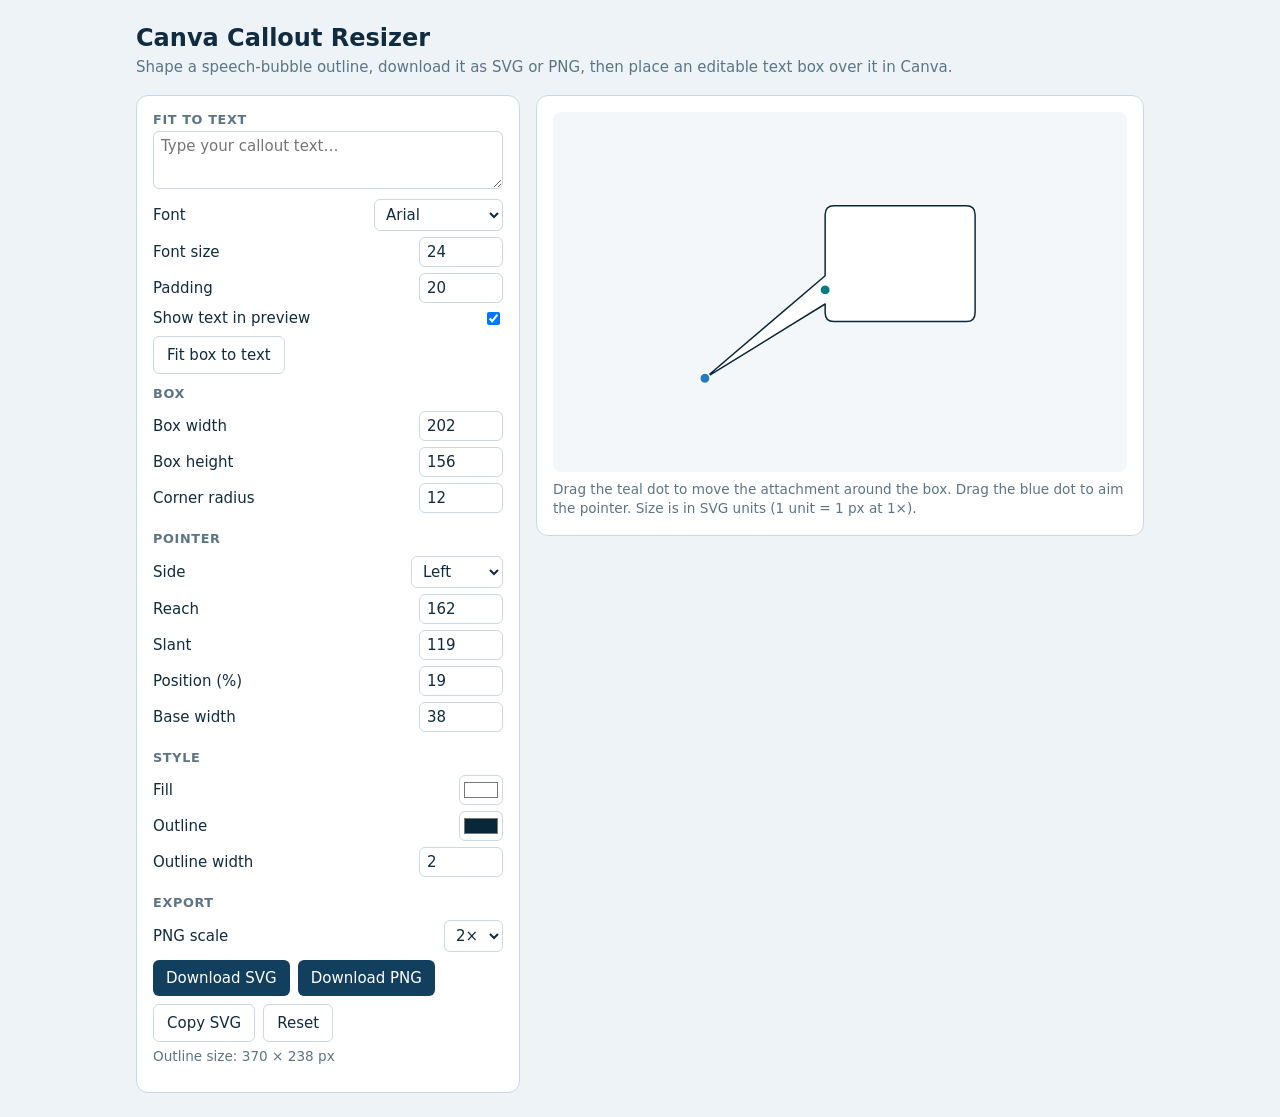
<file: tools/canva-callout-resizer/index.html>
<!doctype html>
<html lang="en">
<head>
<meta charset="utf-8">
<meta name="viewport" content="width=device-width, initial-scale=1, viewport-fit=cover">
<title>Canva Callout Resizer</title>
<style>
:root{--bg:#eef3f7;--card:#fff;--line:#cbd8e1;--text:#112c40;--muted:#5b7587;--accent:#123f5e;--canvas:#f4f7fa;--field:#fff;
box-sizing:border-box;padding-top:env(safe-area-inset-top,0px);padding-bottom:env(safe-area-inset-bottom,0px)}
@media (prefers-color-scheme:dark){:root:not([data-theme="light"]){--bg:#0f1b24;--card:#17262f;--line:#2b4252;--text:#e3edf3;--muted:#8fa7b6;--accent:#2f7fb3;--canvas:#1d2f3a;--field:#0f1b24}}
:root[data-theme="dark"]{--bg:#0f1b24;--card:#17262f;--line:#2b4252;--text:#e3edf3;--muted:#8fa7b6;--accent:#2f7fb3;--canvas:#1d2f3a;--field:#0f1b24}
*{box-sizing:border-box}
html{scroll-padding-top:env(safe-area-inset-top,0px)}
body{margin:0;background:var(--bg);color:var(--text);font:15px system-ui,-apple-system,"Segoe UI",sans-serif}
main{max-width:1040px;margin:auto;padding:24px 16px}
h1{margin:0 0 4px;font-size:1.5rem}
.sub{margin:0 0 16px;color:var(--muted);line-height:1.5}
.grid{display:flex;gap:16px;flex-wrap:wrap;align-items:flex-start}
aside,figure{margin:0;background:var(--card);border:1px solid var(--line);border-radius:12px;padding:16px}
aside{flex:1 1 270px}
figure{flex:2 1 380px;min-width:0;position:sticky;top:8px}
fieldset{border:0;padding:0;margin:0 0 12px}
legend{font-weight:600;font-size:.8rem;text-transform:uppercase;letter-spacing:.05em;color:var(--muted);padding:0 0 4px}
label{display:flex;justify-content:space-between;align-items:center;margin:6px 0;gap:8px}
input,select,textarea,button{font:inherit;color:inherit}
input[type=number],select,textarea{background:var(--field);border:1px solid var(--line);border-radius:6px;padding:5px 7px}
input[type=number]{width:84px}
input[type=color]{width:44px;height:30px;border:1px solid var(--line);border-radius:6px;background:var(--field);padding:2px}
textarea{width:100%;resize:vertical;min-height:58px}
.row{display:flex;gap:8px;flex-wrap:wrap;margin-top:8px}
button{background:var(--accent);color:#fff;border:0;border-radius:6px;padding:9px 13px;cursor:pointer}
button.alt{background:transparent;color:var(--text);border:1px solid var(--line)}
button:focus-visible,input:focus-visible,select:focus-visible,textarea:focus-visible{outline:2px solid #257ac0;outline-offset:1px}
svg{width:100%;height:360px;background:var(--canvas);border-radius:8px;touch-action:none;display:block}
circle{cursor:grab}
figcaption{margin-top:8px;color:var(--muted);font-size:.85rem;line-height:1.45}
#info{margin-top:6px;font-size:.85rem;color:var(--muted);min-height:1.2em}
</style>
</head>
<body>
<main>
<h1>Canva Callout Resizer</h1>
<p class="sub">Shape a speech-bubble outline, download it as SVG or PNG, then place an editable text box over it in Canva.</p>
<div class="grid">
<aside id="panel">
<fieldset><legend>Fit to text</legend>
<textarea id="text" aria-label="Sample text" placeholder="Type your callout text…"></textarea>
<label>Font <select id="font"><option>Arial</option><option>Georgia</option><option>Verdana</option><option>Courier New</option></select></label>
<label>Font size <input id="fs" type="number" min="6" max="400" value="24"></label>
<label>Padding <input id="pad" type="number" min="0" max="300" value="20"></label>
<label>Show text in preview <input id="showtext" type="checkbox" checked></label>
<div class="row"><button id="fit" class="alt" type="button">Fit box to text</button></div>
</fieldset>
<fieldset><legend>Box</legend>
<label>Box width <input id="w" type="number" min="60" max="2000" value="202"></label>
<label>Box height <input id="h" type="number" min="60" max="2000" value="156"></label>
<label>Corner radius <input id="r" type="number" min="0" max="200" value="12"></label>
</fieldset>
<fieldset><legend>Pointer</legend>
<label>Side <select id="side"><option>Left</option><option>Right</option><option>Top</option><option>Bottom</option></select></label>
<label>Reach <input id="reach" type="number" min="8" max="1000" value="162"></label>
<label>Slant <input id="slant" type="number" min="-1000" max="1000" value="119"></label>
<label>Position (%) <input id="pos" type="number" min="0" max="100" value="19"></label>
<label>Base width <input id="base" type="number" min="4" max="2000" value="38"></label>
</fieldset>
<fieldset><legend>Style</legend>
<label>Fill <input id="fill" type="color" value="#ffffff"></label>
<label>Outline <input id="stroke" type="color" value="#082739"></label>
<label>Outline width <input id="sw" type="number" min="0" max="40" value="2"></label>
</fieldset>
<fieldset><legend>Export</legend>
<label>PNG scale <select id="scale"><option value="1">1×</option><option value="2" selected>2×</option><option value="4">4×</option></select></label>
<div class="row">
<button id="save" type="button">Download SVG</button>
<button id="png" type="button">Download PNG</button>
<button id="copy" class="alt" type="button">Copy SVG</button>
<button id="reset" class="alt" type="button">Reset</button>
</div>
<div id="info" role="status"></div>
</fieldset>
</aside>
<figure>
<svg id="preview" xmlns="http://www.w3.org/2000/svg" role="img" aria-label="Callout outline preview">
<path id="shape" stroke-linejoin="round"/>
<g id="txtg" pointer-events="none"></g>
<g id="handles" stroke="white" stroke-width="2">
<circle id="anchor" r="7" fill="#097d80"><title>Drag the attachment to any edge</title></circle>
<circle id="tip" r="7" fill="#257ac0"><title>Drag the pointer tip</title></circle>
</g>
</svg>
<figcaption>Drag the teal dot to move the attachment around the box. Drag the blue dot to aim the pointer. Size is in SVG units (1 unit = 1 px at 1×).</figcaption>
</figure>
</div>
</main>
<script>
const $ = id => document.getElementById(id);
const preview = $('preview'), shape = $('shape'), txtg = $('txtg');
const SIDES = ['Top','Right','Bottom','Left'];
const NUM = ['w','h','r','reach','slant','pos','base','fs','pad','sw'];
const ALL = [...NUM,'side','fill','stroke','font','text','scale'];
const DEFAULTS = {w:202,h:156,r:12,reach:162,slant:119,pos:19,base:38,side:'Left',fill:'#ffffff',stroke:'#082739',sw:2,fs:24,pad:20,font:'Arial',text:'',scale:'2'};
const KEY = 'canva-callout-resizer-v2';
let drag;

function number(id) {
  const f = $(id), v = f.valueAsNumber;
  return Math.max(Number(f.min), Math.min(Number(f.max), Number.isFinite(v) ? v : Number(f.min)));
}
function setAll(o) { for (const k of ALL) if (k in o) $(k).value = o[k]; $('showtext').checked = o.showtext !== false; }
function save() {
  try { const o = {showtext: $('showtext').checked}; ALL.forEach(k => o[k] = $(k).value); localStorage.setItem(KEY, JSON.stringify(o)); } catch (e) {}
}
function rounded(nodes, radius) {
  const n = nodes.length, f = v => +v.toFixed(2);
  return nodes.map((nd, i) => {
    const [vx, vy] = nd.p;
    if (!nd.r || radius <= 0) return (i ? 'L ' : 'M ') + f(vx) + ' ' + f(vy);
    const [px, py] = nodes[(i + n - 1) % n].p, [nx, ny] = nodes[(i + 1) % n].p;
    const lp = Math.hypot(px - vx, py - vy) || 1, ln = Math.hypot(nx - vx, ny - vy) || 1;
    const t = Math.min(radius, lp / 2, ln / 2);
    const a = [vx + (px - vx) / lp * t, vy + (py - vy) / lp * t], b = [vx + (nx - vx) / ln * t, vy + (ny - vy) / ln * t];
    return (i ? 'L ' : 'M ') + f(a[0]) + ' ' + f(a[1]) + ' Q ' + f(vx) + ' ' + f(vy) + ' ' + f(b[0]) + ' ' + f(b[1]);
  }).join(' ') + ' Z';
}
function update() {
  const w = number('w'), h = number('h'), sw = number('sw');
  const side = SIDES.indexOf($('side').value);
  const corners = [[0,0],[w,0],[w,h],[0,h]], dirs = [[1,0],[0,1],[-1,0],[0,-1]];
  const [dx,dy] = dirs[side], [x,y] = corners[side];
  const length = side % 2 ? h : w;
  const half = Math.min(number('base') / 2, (length - 4) / 2);
  const center = half + 2 + (length - 2 * half - 4) * number('pos') / 100;
  const tip = center + number('slant') * (side > 1 ? -1 : 1);
  const reach = number('reach');
  const point = (along, out = 0) => [x + dx * along + dy * out, y + dy * along - dx * out];
  const nodes = corners.flatMap((c, i) => i === side
    ? [{p:c,r:1}, {p:point(center - half)}, {p:point(tip, reach)}, {p:point(center + half)}] : [{p:c,r:1}]);
  const pts = nodes.map(n => n.p);
  shape.setAttribute('d', rounded(nodes, number('r')));
  shape.setAttribute('fill', $('fill').value);
  shape.setAttribute('stroke', $('stroke').value);
  shape.setAttribute('stroke-width', sw);
  for (const [id, c] of [['anchor', point(center)], ['tip', point(tip, reach)]]) {
    $(id).setAttribute('cx', c[0]); $(id).setAttribute('cy', c[1]);
  }
  // sample text
  txtg.replaceChildren();
  const lines = $('text').value.split('\n');
  if ($('showtext').checked && $('text').value.trim()) {
    const fs = number('fs'), lh = fs * 1.25, top = h / 2 - lines.length * lh / 2 + lh / 2;
    lines.forEach((l, i) => {
      const t = document.createElementNS('http://www.w3.org/2000/svg', 'text');
      t.setAttribute('x', w / 2); t.setAttribute('y', top + i * lh);
      t.setAttribute('text-anchor', 'middle'); t.setAttribute('dominant-baseline', 'central');
      t.setAttribute('font-family', $('font').value); t.setAttribute('font-size', fs);
      t.setAttribute('fill', '#112c40'); t.textContent = l; txtg.appendChild(t);
    });
  }
  const pad = sw / 2 + 2;
  const xs = pts.map(p => p[0]), ys = pts.map(p => p[1]);
  const minX = Math.min(...xs) - pad, minY = Math.min(...ys) - pad;
  const width = Math.max(...xs) - Math.min(...xs) + 2 * pad, height = Math.max(...ys) - Math.min(...ys) + 2 * pad;
  const viewBox = [minX, minY, width, height];
  if (!drag) {
    const m = Math.max(75, Math.min(220, Math.max(width, height) / 3));
    preview.setAttribute('viewBox', [minX - m, minY - m, width + 2 * m, height + 2 * m].join(' '));
  }
  $('info').textContent = 'Outline size: ' + Math.round(width) + ' × ' + Math.round(height) + ' px';
  return {width, height, viewBox};
}
function fitToText() {
  const lines = $('text').value.split('\n'), fs = number('fs'), pad = number('pad');
  if (!$('text').value.trim()) { $('info').textContent = 'Type some text first.'; return; }
  const ctx = document.createElement('canvas').getContext('2d');
  ctx.font = fs + 'px ' + $('font').value;
  const tw = Math.max(...lines.map(l => ctx.measureText(l).width));
  $('w').value = Math.round(Math.max(60, tw + 2 * pad));
  $('h').value = Math.round(Math.max(60, lines.length * fs * 1.25 + 2 * pad));
  update(); save();
}
function makeSVG() {
  const {width, height, viewBox} = update();
  const svg = preview.cloneNode(true);
  svg.removeAttribute('id');
  svg.querySelector('#handles').remove();
  svg.querySelector('#txtg').remove();
  svg.querySelector('#shape').removeAttribute('id');
  svg.setAttribute('viewBox', viewBox.join(' '));
  svg.setAttribute('width', width); svg.setAttribute('height', height);
  return {text: new XMLSerializer().serializeToString(svg), width, height};
}
function download(blob, name) {
  const url = URL.createObjectURL(blob), a = document.createElement('a');
  a.href = url; a.download = name; a.click();
  setTimeout(() => URL.revokeObjectURL(url), 1000);
}
function note(msg) { $('info').textContent = msg; }

$('panel').addEventListener('input', () => { update(); save(); });
$('fit').onclick = fitToText;
$('reset').onclick = () => { setAll(DEFAULTS); update(); save(); };
$('save').onclick = () => download(new Blob([makeSVG().text], {type: 'image/svg+xml'}), 'Canva_Callout.svg');
$('copy').onclick = async () => {
  try { await navigator.clipboard.writeText(makeSVG().text); note('SVG code copied.'); }
  catch (e) { note('Copy is blocked here; use Download SVG instead.'); }
};
$('png').onclick = () => {
  const {text, width, height} = makeSVG(), s = Number($('scale').value);
  const img = new Image();
  img.onload = () => {
    const c = document.createElement('canvas');
    c.width = Math.round(width * s); c.height = Math.round(height * s);
    c.getContext('2d').drawImage(img, 0, 0, c.width, c.height);
    c.toBlob(b => b ? download(b, 'Canva_Callout.png') : note('PNG export failed.'), 'image/png');
  };
  img.onerror = () => note('PNG export failed; try SVG.');
  img.src = 'data:image/svg+xml;charset=utf-8,' + encodeURIComponent(text);
};

$('handles').addEventListener('pointerdown', e => {
  drag = e.target.closest('circle')?.id;
  if (drag) preview.setPointerCapture(e.pointerId);
});
preview.addEventListener('pointermove', e => {
  if (!drag) return;
  const {x, y} = new DOMPoint(e.clientX, e.clientY).matrixTransform(preview.getScreenCTM().inverse());
  const w = number('w'), h = number('h');
  const outward = [-y, x - w, y - h, -x], along = [x, y, w - x, h - y];
  let side = SIDES.indexOf($('side').value);
  if (drag === 'anchor') {
    const dist = outward.map(Math.abs);
    side = dist.indexOf(Math.min(...dist));
    $('side').value = SIDES[side];
    const length = side % 2 ? h : w;
    const inset = Math.min(number('base') / 2 + 2, length / 2), travel = length - 2 * inset;
    $('pos').value = travel ? Math.round(Math.max(0, Math.min(100, 100 * (along[side] - inset) / travel))) : 50;
  } else {
    if (outward[side] < 8 && Math.max(...outward) >= 8) {
      side = outward.indexOf(Math.max(...outward));
      $('side').value = SIDES[side];
    }
    const length = side % 2 ? h : w;
    const inset = Math.min(number('base') / 2 + 2, length / 2);
    const center = inset + (length - 2 * inset) * number('pos') / 100;
    $('reach').value = Math.round(Math.max(8, outward[side]));
    $('slant').value = Math.round((along[side] - center) * (side > 1 ? -1 : 1));
  }
  update();
});
preview.addEventListener('lostpointercapture', () => { drag = undefined; update(); save(); });

let saved = {};
try { saved = JSON.parse(localStorage.getItem(KEY)) || {}; } catch (e) {}
setAll({...DEFAULTS, ...saved});
update();
</script>
</body>
</html>
</file>
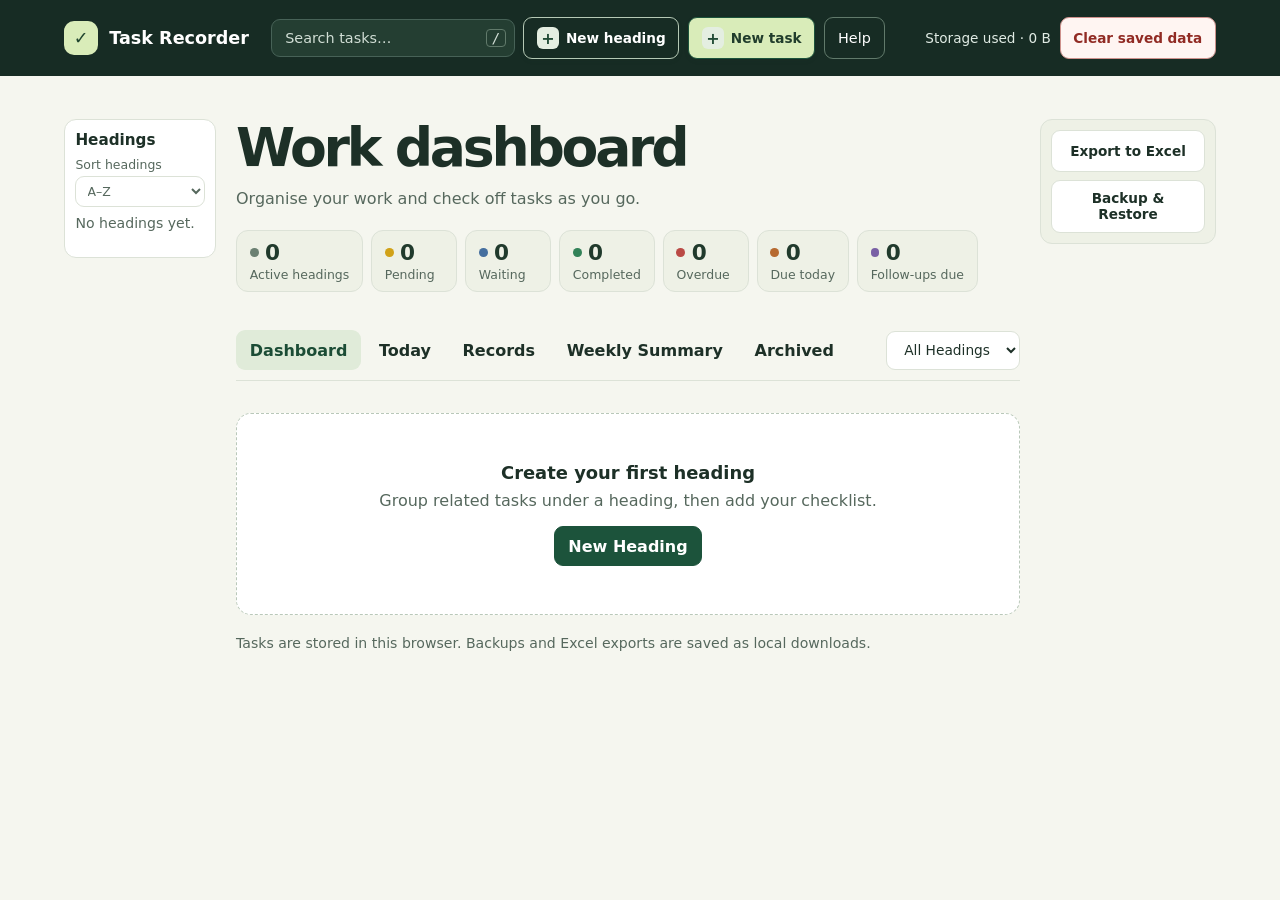
<file: tools/task-recorder/index.html>
<!doctype html>
<html lang="en">
<head>
<meta charset="utf-8">
<meta name="viewport" content="width=device-width, initial-scale=1">
<meta name="theme-color" content="#172c24">
<meta http-equiv="Content-Security-Policy" content="connect-src 'none'; form-action 'none'">
<title>Task Recorder</title>
<link rel="stylesheet" href="style.css?v=22">
<script defer src="jszip.min.js"></script>
<script defer src="workbook.js?v=7"></script>
<script defer src="app.js?v=22"></script>
</head>
<body>
<header class="top"><div class="top-inner">
<a class="brand" href="./"><span class="mark" aria-hidden="true">✓</span>Task Recorder</a>
<div class="toolbar">
<div class="search-control">
<input id="search" type="search" autocomplete="off" spellcheck="false" placeholder="Search tasks…" aria-label="Search tasks" aria-keyshortcuts="/">
<kbd aria-hidden="true">/</kbd>
</div>
<button id="new" class="outline create-button" type="button"><span aria-hidden="true">+</span>New heading</button>
<button id="new-task" class="primary create-button" type="button"><span aria-hidden="true">+</span>New task</button>
<button id="help" class="outline" type="button">Help</button>
</div>
<div class="storage-controls" aria-label="Task Recorder storage">
<span id="storage-used">Storage used · 0 B</span>
<button id="clear-data" class="clear-data" type="button">Clear saved data</button>
</div></div></header>
<main class="workspace-layout">
<aside class="workspace-sidebar" aria-label="Heading shortcuts">
<section class="heading-index" aria-labelledby="heading-index-title">
<h2 id="heading-index-title">Headings</h2>
<label class="heading-sort">Sort headings
<select id="heading-sort">
<option value="az">A–Z</option>
<option value="za">Z–A</option>
<option value="manual">Manual order</option>
</select>
</label>
<div id="heading-index-list"></div>
</section>
</aside>
<aside class="workspace-actions" aria-label="Manage saved data">
<button id="export" type="button">Export to Excel</button>
<button id="backup" type="button">Backup &amp; Restore</button>
</aside>
<div class="workspace-main">
<section class="intro">
<div><h1 id="title">Work dashboard</h1><p id="subtitle">Organise your work and check off tasks as you go.</p></div>
<div class="totals" id="totals"></div>
</section>
<div class="viewbar">
<nav aria-label="Workspace views"><button id="dashboard" aria-current="page">Dashboard</button><button id="today">Today</button><button id="records">Records</button><button id="weekly">Weekly Summary</button><button id="archived">Archived</button></nav>
<div class="filters">
<select id="heading-filter" aria-label="Filter by heading"></select>
<select id="status-filter" aria-label="Filter by status" hidden><option value="">All statuses</option><option>Pending</option><option>Waiting</option><option>Completed</option></select>
<select id="archive-filter" aria-label="Filter by archive status" hidden><option value="active">Active headings</option><option value="archived">Archived headings</option><option value="all">All headings</option></select>
<button id="clear-filters" class="clear-filters" hidden>Clear filters</button>
<select id="sort" aria-label="Sort records" hidden><option value="added-desc">Added · newest</option><option value="added-asc">Added · oldest</option><option value="completed-desc">Completed · newest</option><option value="completed-asc">Completed · oldest</option><option value="heading-asc">Heading · A–Z</option><option value="heading-desc">Heading · Z–A</option></select>
</div>
</div>
<div class="feedback"><p id="notice" role="status"></p><button id="undo" hidden>Undo deletion</button></div>
<section id="content" aria-label="Task workspace"></section>
<p class="small privacy-note">Tasks are stored in this browser. Backups and Excel exports are saved as local downloads.</p>
</div>
</main>
<dialog id="dialog" aria-labelledby="dialog-title">
<form id="dialog-form" autocomplete="off">
<h2 id="dialog-title"></h2>
<div id="dialog-body"></div>
<div class="dialog-actions"><button type="button" id="cancel">Cancel</button><button type="button" id="calendar-download" hidden>Download calendar file (.ics)</button><button class="primary" id="confirm" type="submit">Save</button></div>
</form>
</dialog>
<dialog id="help-dialog" aria-labelledby="help-title">
<h2 id="help-title">Task Recorder help</h2>
<dl id="help-controls" class="help-controls"></dl>
<div class="dialog-actions"><button class="primary" id="help-close" type="button">Close</button></div>
</dialog>
<div id="control-tooltip" class="control-tooltip" role="tooltip" aria-hidden="true" hidden></div>
</body>
</html>
</file>
<file: tools/task-recorder/style.css>
:root { font-family: "Inter", system-ui, sans-serif; color: #1d3027; background: #f5f6ef; color-scheme: light; --green: #1c533b; --muted: #56685d; --line: #dce2d7; }
* { box-sizing: border-box; }
[hidden] { display: none !important; }
body { margin: 0; min-width: 300px; }
button, input, select { font: inherit; }
button, input, select, summary { border-radius: 9px; }
button, select { cursor: pointer; }
button, input, select { border: 1px solid var(--line); padding: .6rem .8rem; background: #fff; color: inherit; }
button:hover, summary:hover { background: #eaf0e7; }
button:disabled { opacity: .45; cursor: default; }
:focus-visible { outline: 3px solid #ad7634; outline-offset: 3px; }
.top { background: #172c24; color: #fff; }
.top-inner, main { max-width: 1400px; margin: auto; padding-inline: clamp(1rem, 5vw, 4rem); }
.top-inner { min-height: 76px; display: flex; align-items: center; justify-content: space-between; gap: 1rem; padding-block: .8rem; flex-wrap: wrap; }
.brand { display: flex; gap: .7rem; align-items: center; color: inherit; text-decoration: none; font-size: 1.1rem; font-weight: 750; }
.mark { display: grid; place-items: center; background: #d9ecb9; color: #1f442e; width: 34px; height: 34px; border-radius: 10px; }
.toolbar, .filters, .dialog-actions { display: flex; gap: .55rem; flex-wrap: wrap; align-items: center; }
.toolbar { font-size: .9rem; }
.toolbar input { background: #243e32; color: #fff; border-color: #476257; min-width: 0; }
.toolbar input::placeholder { color: #d1ded5; }
.outline { color: #fff; border-color: #617a6b; background: transparent; }
.outline:hover { background: #324d40; }
.primary { background: var(--green); border-color: var(--green); color: white; font-weight: 650; }
.primary:hover { background: #143d2a; }
.top .primary { background: #d9ecb9; color: #213d2c; border-color: #d9ecb9; }
.top .primary:hover { background: #edfad7; }
main { padding-bottom: 3rem; }
.intro { display: flex; justify-content: space-between; align-items: end; gap: 1.4rem; flex-wrap: wrap; padding-block: 2.7rem 1.8rem; }
h1 { margin: 0; font-size: clamp(2rem, 5vw, 3.35rem); letter-spacing: -.06em; line-height: 1.1; }
p { color: var(--muted); }
.intro p { margin: .65rem 0 0; }
.totals { display: flex; gap: .5rem; flex-wrap: wrap; }
.stat { background: #eef1e6; border: 1px solid var(--line); border-radius: 12px; padding: .55rem .8rem; min-width: 85px; display: grid; gap: .15rem; color: var(--muted); font-size: .78rem; }
.stat strong { font-size: 1.35rem; color: #203a2c; }
.viewbar { display: flex; justify-content: space-between; align-items: center; gap: .7rem; flex-wrap: wrap; padding-block: .6rem; border-bottom: 1px solid var(--line); }
nav { display: flex; gap: .25rem; }
nav button { background: transparent; border-color: transparent; font-weight: 650; }
nav [aria-current] { background: #e0ebd9; color: #1b4c35; }
.filters { font-size: .86rem; }
.filters select { max-width: 100%; }
#notice { min-height: 1rem; margin: .5rem 0; font-size: .88rem; }
.grid { display: grid; grid-template-columns: repeat(auto-fit, minmax(min(100%, 305px), 1fr)); gap: 1rem; align-items: start; }
.card { background: #fff; border: 1px solid var(--line); border-top: 4px solid var(--accent); border-radius: 15px; padding: 1rem; box-shadow: 0 3px 8px #203a2c08; min-width: 0; }
.card-header { display: flex; justify-content: space-between; gap: .5rem; align-items: start; }
h2 { margin: 0 0 .5rem; font-size: 1.12rem; overflow-wrap: anywhere; }
ul { list-style: none; margin: .65rem 0; padding: 0; }
.task { display: flex; align-items: center; justify-content: space-between; gap: .5rem; border-bottom: 1px solid #edf0eb; padding: .35rem 0; }
.task label { display: flex; gap: .55rem; align-items: center; min-width: 0; overflow-wrap: anywhere; }
.task input { width: 17px; height: 17px; flex: 0 0 auto; accent-color: var(--green); cursor: pointer; }
.done .task-text { text-decoration: line-through; color: var(--muted); }
.complete > summary { cursor: pointer; padding: .5rem 0; font-size: .85rem; color: var(--muted); }
.add { display: flex; gap: .4rem; margin-top: .65rem; }
.add input { flex: 1; width: 0; background: #f9faf7; }
.menu { position: relative; flex: 0 0 auto; }
.menu > summary { cursor: pointer; list-style: none; text-align: center; padding: .18rem .5rem; font-weight: 800; }
.menu > summary::-webkit-details-marker { display: none; }
.menu-actions { position: absolute; z-index: 2; right: 0; top: 100%; width: max-content; display: grid; gap: 2px; background: #fff; box-shadow: 0 8px 20px #203a2c25; border: 1px solid var(--line); border-radius: 9px; padding: .3rem; }
.menu-actions button { text-align: left; border: 0; padding: .4rem .6rem; font-size: .84rem; }
.empty { text-align: center; background: #fff; border: 1px dashed #b9c8b9; border-radius: 15px; padding: 3rem 1rem; }
.empty p, .small { margin: .5rem 0 1rem; }
.small { font-size: .88rem; }
.table-wrap { overflow-x: auto; border: 1px solid var(--line); border-radius: 12px; background: white; }
table { border-collapse: collapse; width: 100%; min-width: 660px; }
th, td { text-align: left; padding: .75rem .85rem; border-bottom: 1px solid var(--line); overflow-wrap: anywhere; }
th { background: #e9eee4; font-size: .86rem; }
tr:last-child td { border-bottom: 0; }
dialog { width: min(92vw, 450px); border: 1px solid var(--line); border-radius: 16px; padding: 1.3rem; color: inherit; box-shadow: 0 20px 65px #172c2450; }
dialog::backdrop { background: #14291f70; }
#dialog-body label { display: grid; gap: .4rem; margin: .9rem 0; }
#dialog-body .radio { display: flex; align-items: center; }
.dialog-actions { justify-content: flex-end; margin-top: 1.15rem; }
@media (max-width: 630px) { .toolbar { width: 100%; } .toolbar input { flex: 1 1 100%; } .grid { grid-template-columns: 1fr; } .intro { padding-top: 1.7rem; } }
.progress-label { display: grid; gap: .3rem; margin-top: .75rem; color: var(--muted); font-size: .8rem; }
.heading-progress { width: 100%; height: .6rem; accent-color: var(--green); }
.privacy-note { margin-top: 1.25rem; }
#dialog-body input[type="file"] { max-width: 100%; }

nav { flex-wrap: wrap; }
.feedback { display: flex; align-items: center; flex-wrap: wrap; gap: .6rem; min-height: 2rem; }
#undo { font-size: .82rem; padding: .35rem .55rem; }
.task-copy { min-width: 0; display: grid; gap: .15rem; }
.task-meta { color: var(--muted); overflow-wrap: anywhere; }
.editor-fields { display: grid; grid-template-columns: 1fr 1fr; gap: .6rem; }
#dialog-body .editor-fields label { margin: 0; min-width: 0; }
.editor-fields label:is(:first-child,:nth-last-child(-n+2)) { grid-column: 1 / -1; }
.editor-fields input, .editor-fields select, textarea { max-width: 100%; }
textarea { resize: vertical; font: inherit; padding: .55rem; border: 1px solid var(--line); border-radius: .45rem; }
.summary-copy { width: 100%; }
.weekly-tools { display: flex; gap: .7rem; flex-wrap: wrap; align-items: center; margin-bottom: 1rem; }
.weekly-tools label { display: flex; gap: .5rem; flex-wrap: wrap; align-items: center; }
.weekly-list { list-style: disc; padding-left: 1.25rem; overflow-wrap: anywhere; }
.weekly-list li + li { margin-top: .45rem; }
.card h3 { margin: .8rem 0 .35rem; font-size: .95rem; }
.table-wrap td { min-width: 7rem; max-width: 22rem; white-space: pre-wrap; }
@media (max-width: 420px) { .editor-fields { grid-template-columns: 1fr; } }

/* Workspace controls */
.top-inner { gap: .8rem 1.4rem; }
.toolbar { justify-content: flex-end; }
.toolbar > button { min-height: 42px; }
.search-control { display: flex; position: relative; align-items: center; }
.search-control input { width: clamp(10rem, 19vw, 17rem); padding-right: 2rem; }
.search-control kbd { position: absolute; right: .55rem; pointer-events: none; color: #d1ded5; border: 1px solid #617a6b; border-radius: 4px; padding: 0 .28rem; }
.stat { min-width: 86px; text-align: left; }
.stat:hover { background: #e0ebd9; border-color: #9fbba2; }
.task-controls { display: flex; align-items: center; flex: 0 0 auto; gap: .15rem; }
.task-edit { color: var(--green); background: #eff5ec; border-color: transparent; font-weight: 650; font-size: .78rem; padding: .4rem .5rem; }
.task-controls summary { min-width: 32px; padding: .4rem; }
.clear-filters { color: var(--green); font-weight: 650; }
.editor-fields:has(label:first-child select) label:nth-child(2) { grid-column: 1 / -1; }
@media (max-width: 630px) {
  .toolbar { display: grid; grid-template-columns: 1fr 1fr; }
  .search-control { grid-column: 1 / -1; }
  .search-control input { width: 100%; }
  .toolbar > button { padding-inline: .4rem; }
}


.workspace-layout {
  display: grid;
  grid-template-columns: minmax(0, 1fr) 11rem;
  grid-template-areas: "workspace actions";
  gap: 1.25rem;
  align-items: start;
}
.workspace-main { grid-area: workspace; min-width: 0; }
.workspace-actions {
  grid-area: actions;
  position: sticky;
  top: 1rem;
  margin-top: 2.7rem;
  display: grid;
  gap: .5rem;
  padding: .6rem;
  border: 1px solid var(--line);
  border-radius: 12px;
  background: #eef1e6;
}
.workspace-actions button { min-height: 42px; font-size: .85rem; font-weight: 650; }
@media (max-width: 760px) {
  .workspace-layout { grid-template-columns: minmax(0, 1fr); grid-template-areas: "actions" "workspace"; gap: 0; }
  .workspace-actions { position: static; margin-top: .8rem; grid-template-columns: repeat(2, minmax(0, 1fr)); }
  .workspace-main .intro { padding-top: 1.5rem; }
}

.heading-notes { margin-top: .75rem; border: 1px solid var(--line); border-radius: 9px; background: #f9faf7; }
.heading-notes-summary { cursor: pointer; padding: .55rem .65rem; font-size: .85rem; font-weight: 650; }
.heading-note-preview { display: block; margin-top: .2rem; overflow: hidden; text-overflow: ellipsis; white-space: nowrap; color: var(--muted); font-weight: 400; }
.heading-notes[open] .heading-note-preview { display: none; }
.heading-note-input { display: block; width: calc(100% - 1.3rem); margin: .1rem .65rem .5rem; color: inherit; background: white; }
.heading-notes > button { margin: 0 .65rem .65rem; padding: .4rem .65rem; font-size: .82rem; font-weight: 650; }

.task { display: block; }
.task-line { display: flex; align-items: center; justify-content: space-between; gap: .5rem; }
.task .heading-notes { margin: .3rem 0 .15rem 1.75rem; }
.task .heading-notes-summary { padding-block: .35rem; }
.add { flex-wrap: wrap; }
.quick-notes { flex: 0 0 100%; margin-top: 0; }

.clear-data, #confirm.destructive { color: #912b24; border-color: #ce918c; }
#confirm.destructive { background: #fff1ef; }
.clear-data:hover, #confirm.destructive:hover { background: #ffe3df; }

.storage-controls {
  display: flex;
  align-items: center;
  flex-wrap: wrap;
  gap: .55rem;
  margin-inline-start: auto;
  font-size: .85rem;
  color: #e0ebe4;
}
.storage-controls button { min-height: 42px; background: #fff5f2; font-weight: 650; }
@media (max-width: 830px) {
  .storage-controls { flex-basis: 100%; justify-content: flex-end; }
}
@media (max-width: 630px) {
  .toolbar { flex-basis: 100%; }
  .storage-controls { justify-content: space-between; }
}

.today-group-header { display: flex; align-items: center; gap: .5rem; }
.today-count {
  border-radius: 999px;
  background: #e8efe4;
  color: var(--green);
  padding: .2rem .5rem;
  font-size: .8rem;
  font-weight: 650;
}

.task-line { flex-wrap: wrap; }
.task-line > label { flex: 1 1 10rem; }
.task-controls { flex: 0 1 auto; flex-wrap: wrap; gap: .3rem; margin-inline-start: auto; }
.task-edit, .task-calendar {
  min-height: 36px;
  font-size: .78rem;
  font-weight: 650;
  padding: .4rem .55rem;
  transition: background-color 140ms ease, border-color 140ms ease, box-shadow 140ms ease;
}
.task-edit { background: #f7f8f4; border-color: #e2e8de; }
.task-calendar {
  display: inline-flex;
  align-items: center;
  gap: .4rem;
  background: #eef5ec;
  color: var(--green);
  border-color: #cbdcc9;
}
.task-edit:hover, .task-calendar:hover {
  background: #e5f0e2;
  border-color: #89a78b;
  box-shadow: 0 2px 5px #172c241a;
}
.task-edit:active, .task-calendar:active { background: #d6e7d3; box-shadow: inset 0 1px 2px #172c2433; }
.calendar-icon {
  width: .9rem;
  height: .85rem;
  border: 1.5px solid currentColor;
  border-top-width: 4px;
  border-radius: 3px;
  flex: none;
}
.calendar-dialog > p { margin: .55rem 0; }
.calendar-fields { display: grid; grid-template-columns: repeat(auto-fit, minmax(min(100%, 9rem), 1fr)); gap: .6rem; }
.calendar-fields input { display: block; width: 100%; margin-top: .3rem; }
@media (prefers-reduced-motion: reduce) {
  .task-edit, .task-calendar { transition: none; }
}

.control-tooltip {
  position: fixed;
  z-index: 20;
  max-width: min(17rem, calc(100vw - 14px));
  padding: .45rem .65rem;
  border-radius: 7px;
  background: #203b2f;
  color: #fff;
  font-size: .8rem;
  line-height: 1.4;
  box-shadow: 0 3px 10px #172c2433;
  animation: tooltip-in 120ms ease-out;
}
@keyframes tooltip-in { from { opacity: 0; } to { opacity: 1; } }
@media (prefers-reduced-motion: reduce) {
  .control-tooltip { animation: none; }
}
.help-controls { display: grid; gap: .2rem; }
.help-controls dt { font-weight: 650; }
.help-controls dd { margin: 0 0 .65rem; color: var(--muted); }

.workspace-layout {
  grid-template-columns: 9.5rem minmax(0, 1fr) 11rem;
  grid-template-areas: "create workspace actions";
}
.create-button {
  display: flex;
  align-items: center;
  gap: .45rem;
  min-height: 44px;
  font-size: .85rem;
  font-weight: 700;
  border-color: #b5c9b5;
  box-shadow: 0 2px 5px #203a2c12;
  transition: box-shadow 140ms ease, background-color 140ms ease;
}
.create-button.primary { border-color: var(--green); }
.create-button span {
  display: grid;
  place-items: center;
  width: 1.35rem;
  height: 1.35rem;
  flex: none;
  border-radius: 6px;
  background: #e4eee1;
  color: #214b35;
  font-size: 1rem;
}
.create-button:hover { box-shadow: 0 4px 9px #203a2c26; }
.create-button:active { box-shadow: inset 0 1px 3px #203a2c35; }
@media (max-width: 940px) {
  .workspace-layout { grid-template-columns: minmax(0, 1fr) 11rem; grid-template-areas: "create actions" "workspace actions"; row-gap: 0; }
}
@media (max-width: 760px) {
  .workspace-layout { grid-template-columns: minmax(0, 1fr); grid-template-areas: "create" "actions" "workspace"; }
  .toolbar { display: flex; justify-content: flex-start; }
  .toolbar .search-control { flex: 1 0 100%; }
}
@media (prefers-reduced-motion: reduce) {
  .create-button { transition: none; }
}
.status-dot { display: inline-flex; align-items: center; gap: .4rem; }
.status-dot::before {
  content: "";
  width: .55rem;
  height: .55rem;
  flex: none;
  border-radius: 50%;
  background: #6b8072;
}
.status-dot.pending::before, .heading-status.status-dot::before { background: #d1a218; }
.status-dot.waiting::before, .heading-status.waiting::before { background: #456f9f; }
.status-dot.completed::before { background: #328258; }
.status-dot.overdue::before { background: #ba4a45; }
.status-dot.due-today::before { background: #b66a30; }
.status-dot.follow-ups-due::before { background: #7960a5; }
.stat-number { display: inline-flex; }
.heading-card .card-header {
  margin: -1rem -1rem .65rem;
  padding: .9rem 1rem;
  background: #eaf2e6;
  border-radius: 11px 11px 0 0;
}
.heading-card .card-header h2 { color: #173b29; font-size: 1.3rem; font-weight: 800; }
.heading-counts { display: flex; flex-wrap: wrap; gap: .4rem .8rem; }
.heading-status { color: #315341; font-size: .78rem; }

.export-picker { border: 1px solid var(--line); border-radius: 9px; padding: .55rem; }
.export-picker summary { cursor: pointer; font-weight: 650; padding: .3rem; }
.export-picker-actions { display: flex; gap: .4rem; flex-wrap: wrap; margin: .45rem 0; }
.export-picker-actions button { padding: .35rem .55rem; font-size: .85rem; }
.export-task-list { max-height: 15rem; overflow: auto; }
#dialog-body .export-task-option {
  display: flex;
  align-items: start;
  margin: 0;
  padding: .5rem .3rem;
  border-bottom: 1px solid var(--line);
}
.export-task-option input { flex: none; accent-color: var(--green); }
.export-task-option span { min-width: 0; overflow-wrap: anywhere; }
.export-task-option small { display: block; color: var(--muted); }

.workspace-sidebar {
  grid-area: create;
  display: grid;
  gap: .9rem;
  margin-top: 2.7rem;
  min-width: 0;
}
.heading-index {
  min-width: 0;
  background: #fff;
  border: 1px solid var(--line);
  border-radius: 12px;
  padding: .65rem;
}
.heading-index h2 { margin: 0 0 .5rem; font-size: .95rem; }
.heading-sort { display: grid; gap: .3rem; font-size: .78rem; color: var(--muted); }
.heading-sort select { width: 100%; padding: .35rem .45rem; }
.heading-shortcuts {
  display: grid;
  gap: .4rem;
  max-height: 23rem;
  overflow: auto;
  margin: .5rem 0 0;
  padding: .2rem;
}
.heading-shortcut {
  display: grid;
  gap: .2rem;
  width: 100%;
  text-align: start;
  font-size: .85rem;
  padding: .55rem .5rem;
  background: #f0f5ee;
  border-color: #d6e3d3;
}
.heading-shortcut-name { overflow-wrap: anywhere; color: #173b29; font-weight: 750; }
.heading-shortcut small { color: var(--muted); }
.heading-shortcut[aria-current] { background: #e6f0e2; border-color: #a9c5a7; font-weight: 700; }
@media (max-width: 940px) {
  .workspace-sidebar { margin-top: 1rem; }
  .heading-shortcuts { max-height: 10rem; }
}

/* Three-level work hierarchy: title, highlighted subheading, checklist. */
.subheading-section { margin-top: 18px; min-width: 0; }
.subheading-header { display: flex; align-items: center; gap: 10px; background: #edf5ee; border: 1px solid #cbded0; border-left: 4px solid #568365; border-radius: 8px; padding: 10px 12px; }
.subheading-header h3 { flex: 1; min-width: 0; margin: 0; color: #284e36; font-size: 1rem; overflow-wrap: anywhere; }
.subheading-count { color: #496752; font-size: .8rem; white-space: nowrap; }
.subheading-section > ul { margin: 8px 0; padding: 0; list-style: none; }
.subheading-section .task { margin-left: 8px; }
.subheading-section .task input[type="checkbox"] { width: 19px; height: 19px; accent-color: #427253; flex-shrink: 0; cursor: pointer; }
.add-subheading { margin-top: 18px; width: 100%; color: #315d40; border: 1px dashed #8fad98; background: #f5f9f5; }
.add-subheading:hover { background: #eaf3eb; border-color: #477555; }
.subheading-section .add { margin-top: 10px; }
@media (max-width: 560px) {
  .subheading-header { padding: 9px; gap: 7px; }
  .subheading-section .task { margin-left: 0; }
}

.note-checklist { list-style: none; padding: 0; margin: 10px 0; }
.note-checklist li { margin: 5px 0; }
.note-item { display: flex; align-items: flex-start; gap: 10px; padding: 8px 10px; background: #f5f8f5; border: 1px solid #d9e5dc; border-radius: 7px; cursor: pointer; }
.note-item input[type="checkbox"] { flex: 0 0 18px; width: 18px; height: 18px; margin: 2px 0 0; accent-color: #427253; }
.note-item-text { overflow-wrap: anywhere; min-width: 0; color: #294832; }
.note-item.checked .note-item-text { text-decoration: line-through; color: #68796d; }
.task.done .note-item-text { text-decoration: none; }
.task.done .note-item.checked .note-item-text { text-decoration: line-through; }
.note-editor { min-width: 0; }
.heading-collapse { flex-shrink: 0; font-size: .78rem; padding: 7px 10px; background: #fff; color: #315d40; border: 1px solid #b6ccbc; border-radius: 7px; }
.heading-collapse:hover { background: #f0f7f1; border-color: #568365; }
.heading-body[hidden] { display: none; }
.heading-card .card-header { flex-wrap: wrap; }
.heading-card .card-header > div:first-child { flex: 1; min-width: 140px; }
.editable-check-item { display: flex; align-items: center; gap: 8px; padding: 8px; border: 1px solid #d9e5dc; border-radius: 8px; background: #f5f8f5; }
.editable-check-item input[type="checkbox"] { flex: 0 0 18px; width: 18px; height: 18px; accent-color: #427253; }
.editable-check-item .checklist-item-input { flex: 1; min-width: 0; width: 100%; background: white; color: #294832; }
.editable-check-item.checked .checklist-item-input { text-decoration: line-through; color: #68796d; }
.checklist-remove { padding: 7px; font-size: .78rem; }
.checklist-add { margin: 8px 0; }
@media(max-width: 480px) { .editable-check-item { flex-wrap: wrap; } .checklist-remove { margin-left: auto; } }
.heading-card .heading-collapse { width: 34px; height: 34px; padding: 0; display: inline-grid; place-items: center; font-size: 1.3rem; border-radius: 8px; }
.heading-card .card-header > div { flex: 1; min-width: 0; }
.heading-card .heading-collapse:focus-visible { outline: 3px solid #75aa87; outline-offset: 3px; }

/* Checklist text grows with its content, including long unbroken words. */
.editable-check-item { align-items: flex-start; }
.editable-check-item textarea.checklist-item-input {
  box-sizing: border-box;
  display: block;
  min-height: 38px;
  max-height: none;
  line-height: 1.5;
  white-space: pre-wrap;
  overflow-wrap: anywhere;
  word-break: break-word;
  overflow: hidden;
  resize: none;
}
.editable-check-item input[type="checkbox"] { margin-top: 10px; }

.subheading-body[hidden] { display: none; }
.subheading-toggle { flex-shrink: 0; width: 32px; height: 32px; padding: 0; font-size: 1.2rem; background: white; color: #315d40; border: 1px solid #b6ccbc; border-radius: 6px; }
.subheading-toggle:focus-visible { outline: 3px solid #75aa87; outline-offset: 2px; }
.subheading-bulk { margin-top: 12px; font-size: .8rem; }
.subheading-body > ul { margin: 8px 0; padding: 0; list-style: none; }

.checklist-order { display: flex; flex-direction: column; gap: 3px; flex-shrink: 0; }
.checklist-move { width: 30px; min-height: 28px; padding: 2px; border: 1px solid #b6ccbc; border-radius: 5px; background: #fff; color: #315d40; }
.checklist-move:hover:not(:disabled) { background: #eaf3eb; border-color: #568365; }
.checklist-move:disabled { opacity: .35; cursor: default; }
.checklist-move:focus-visible { outline: 3px solid #75aa87; outline-offset: 2px; }
@media(max-width: 480px) { .checklist-order { flex-direction: row; margin-left: auto; } .checklist-move { width: 36px; min-height: 36px; } }
</file>
